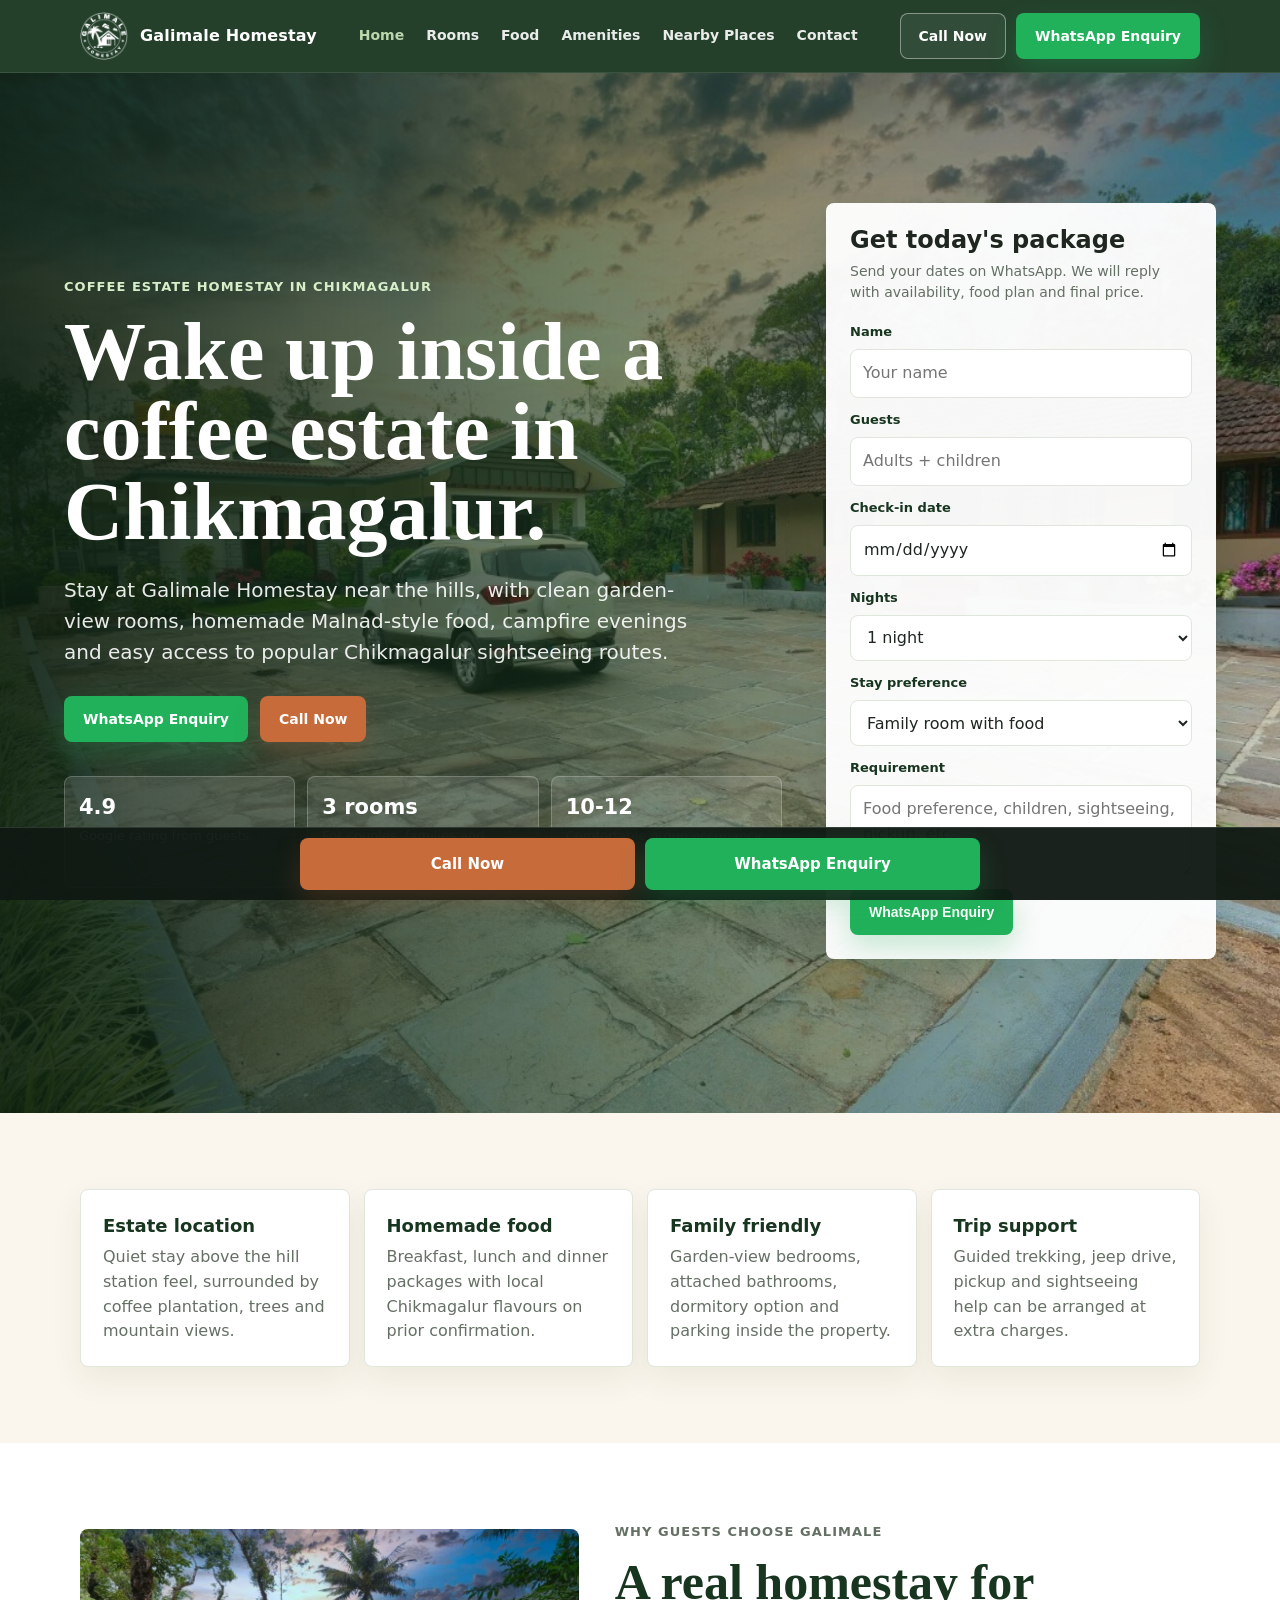
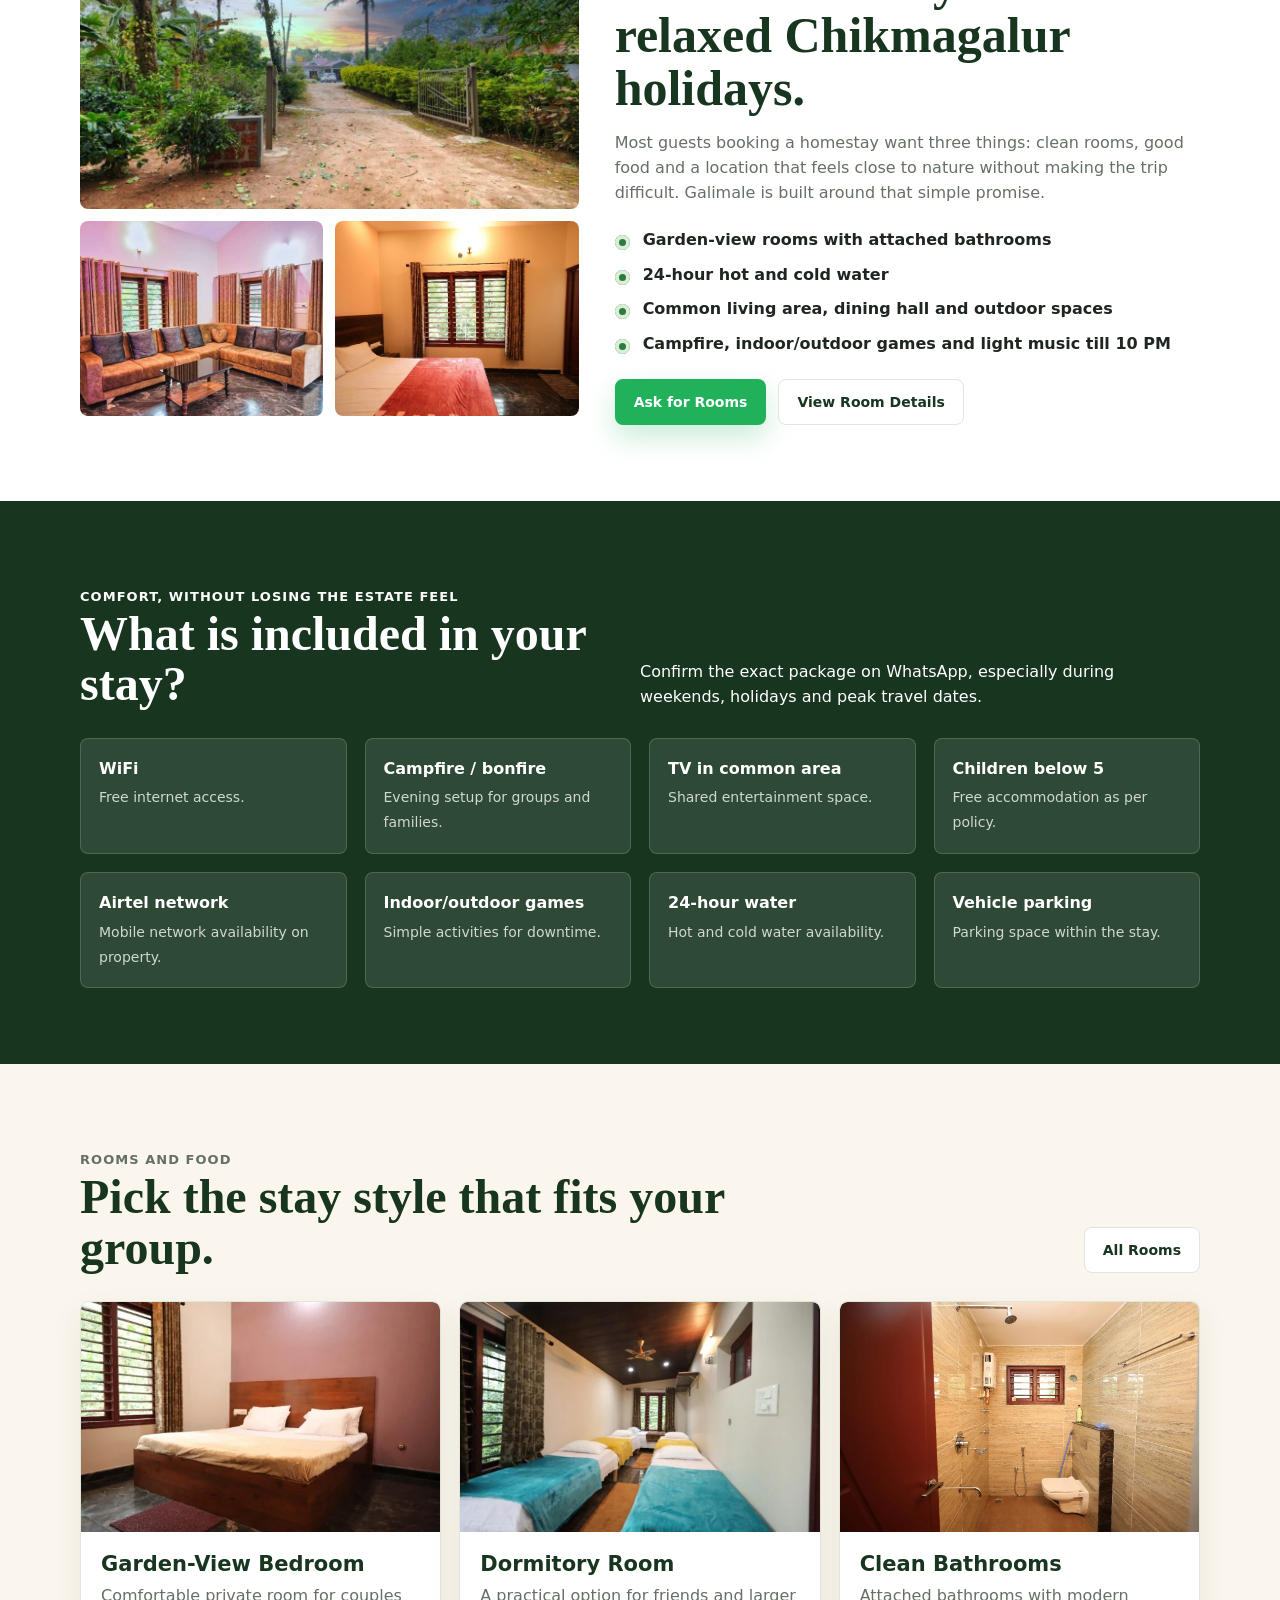
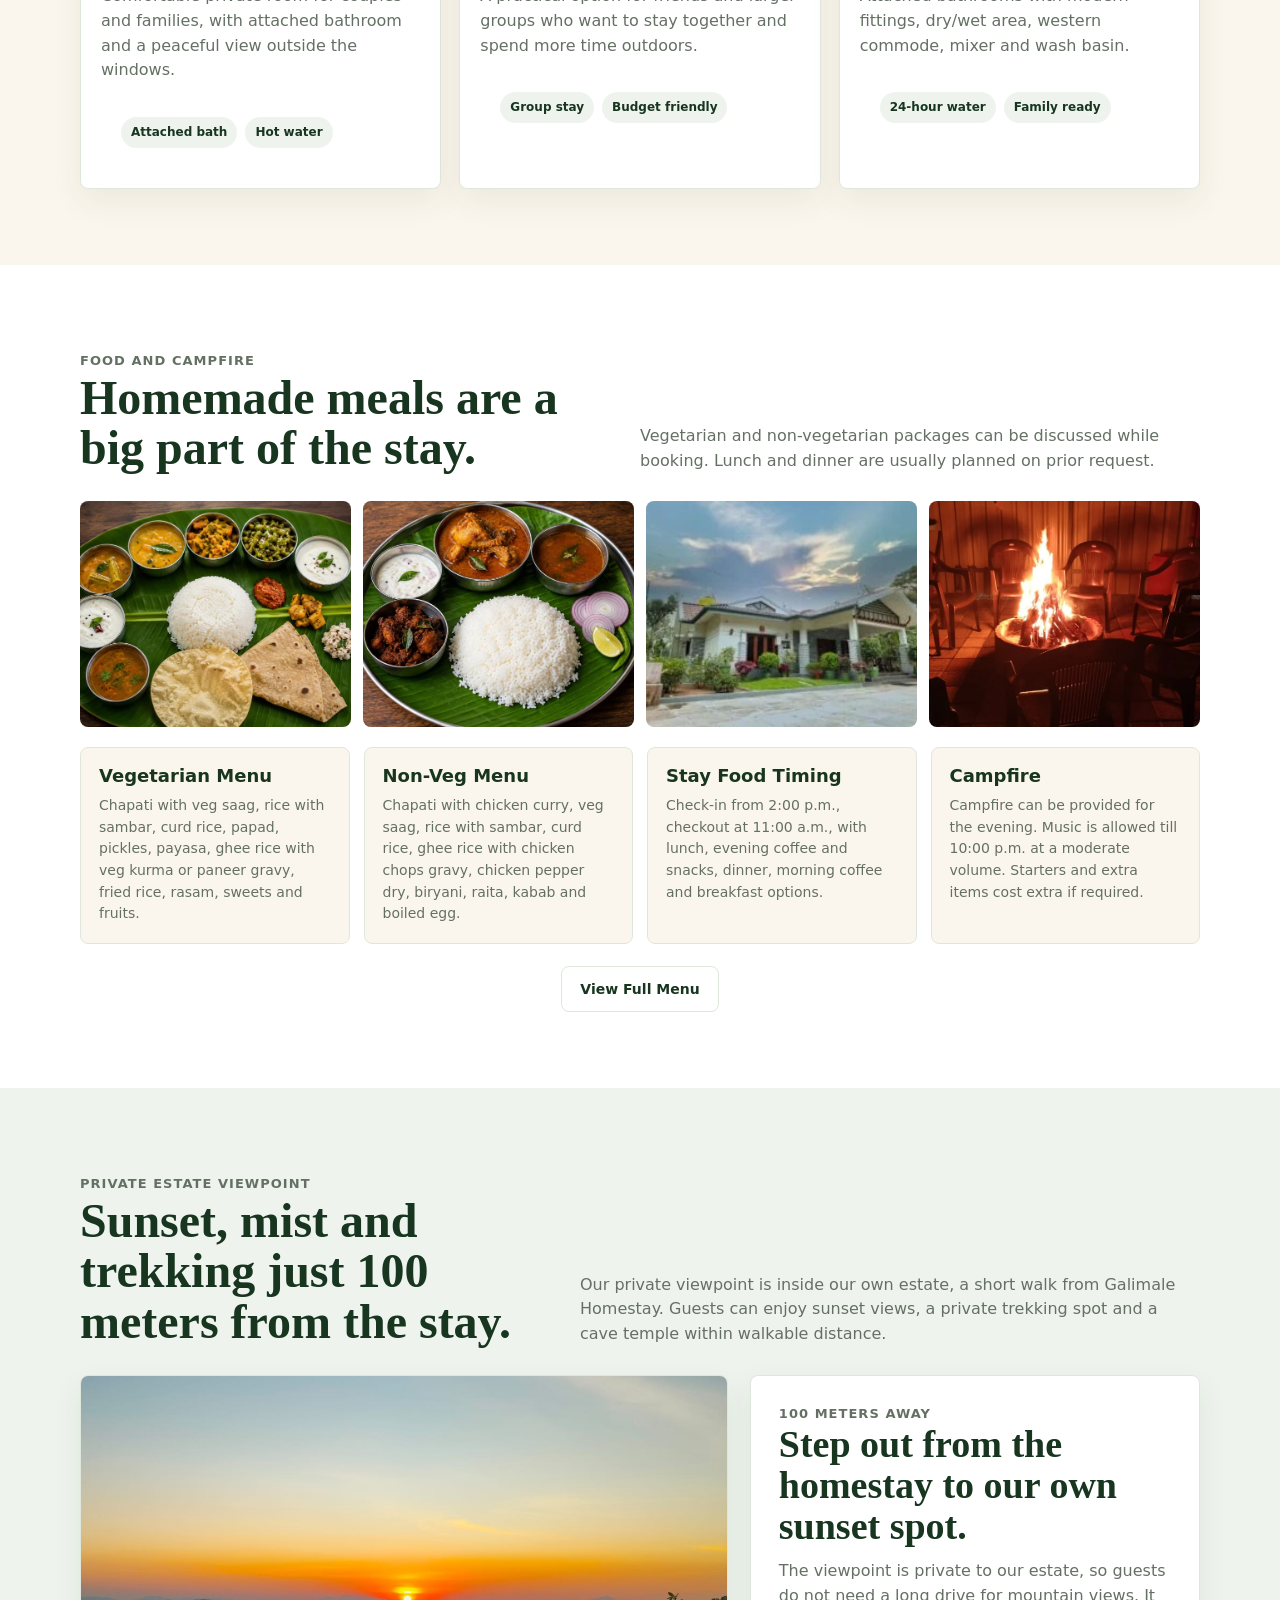
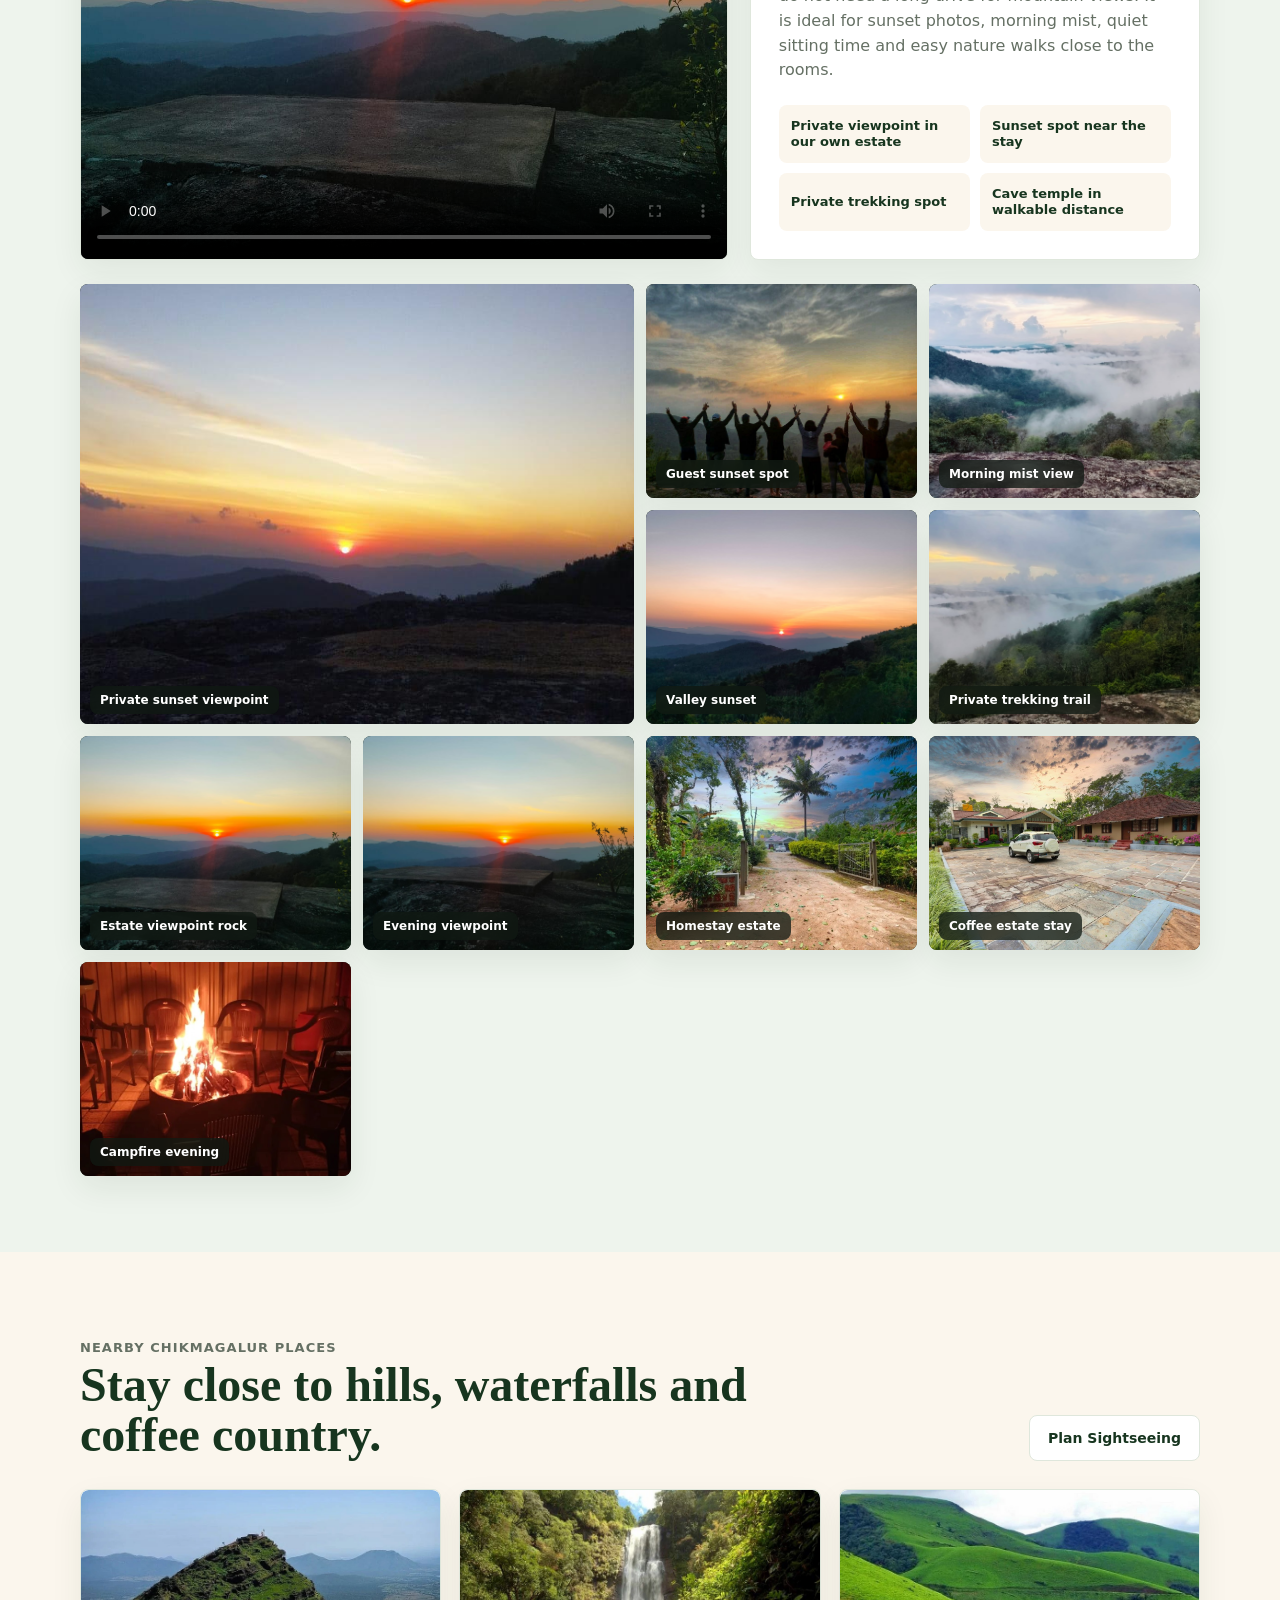
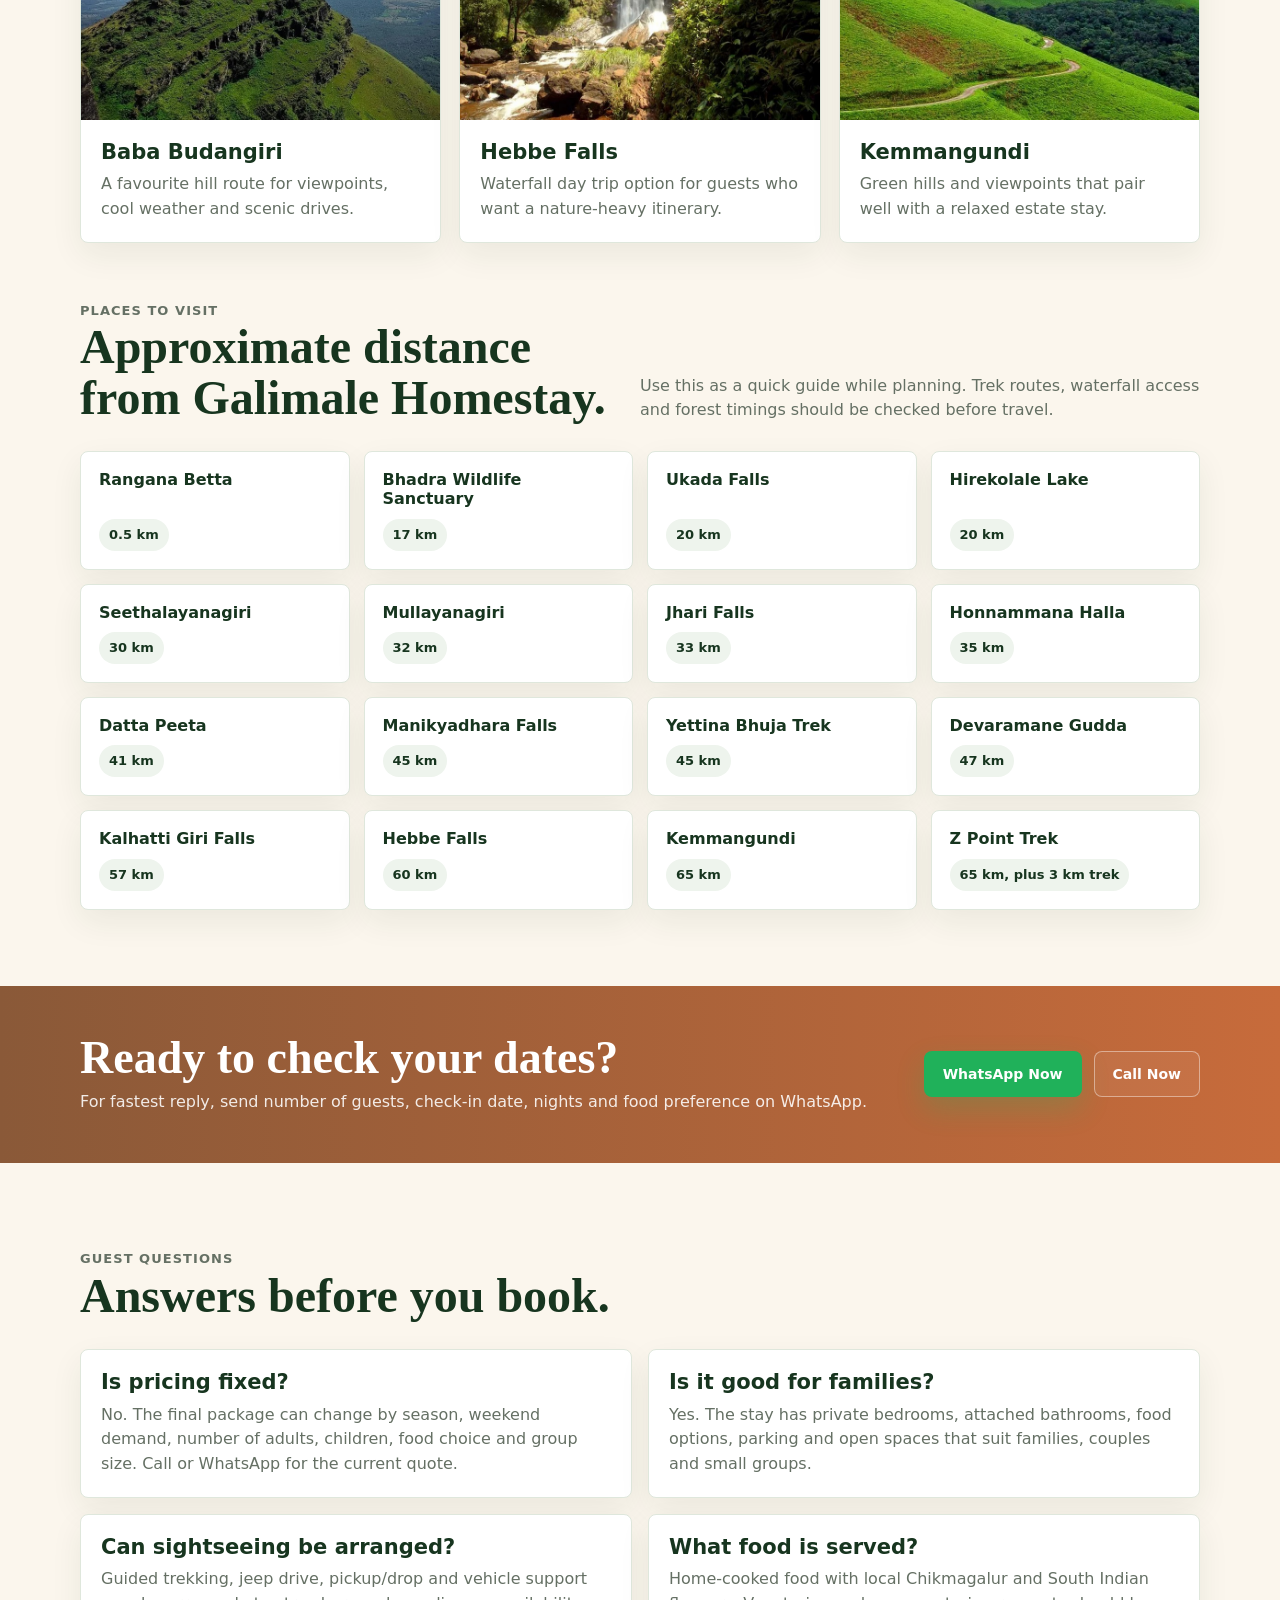
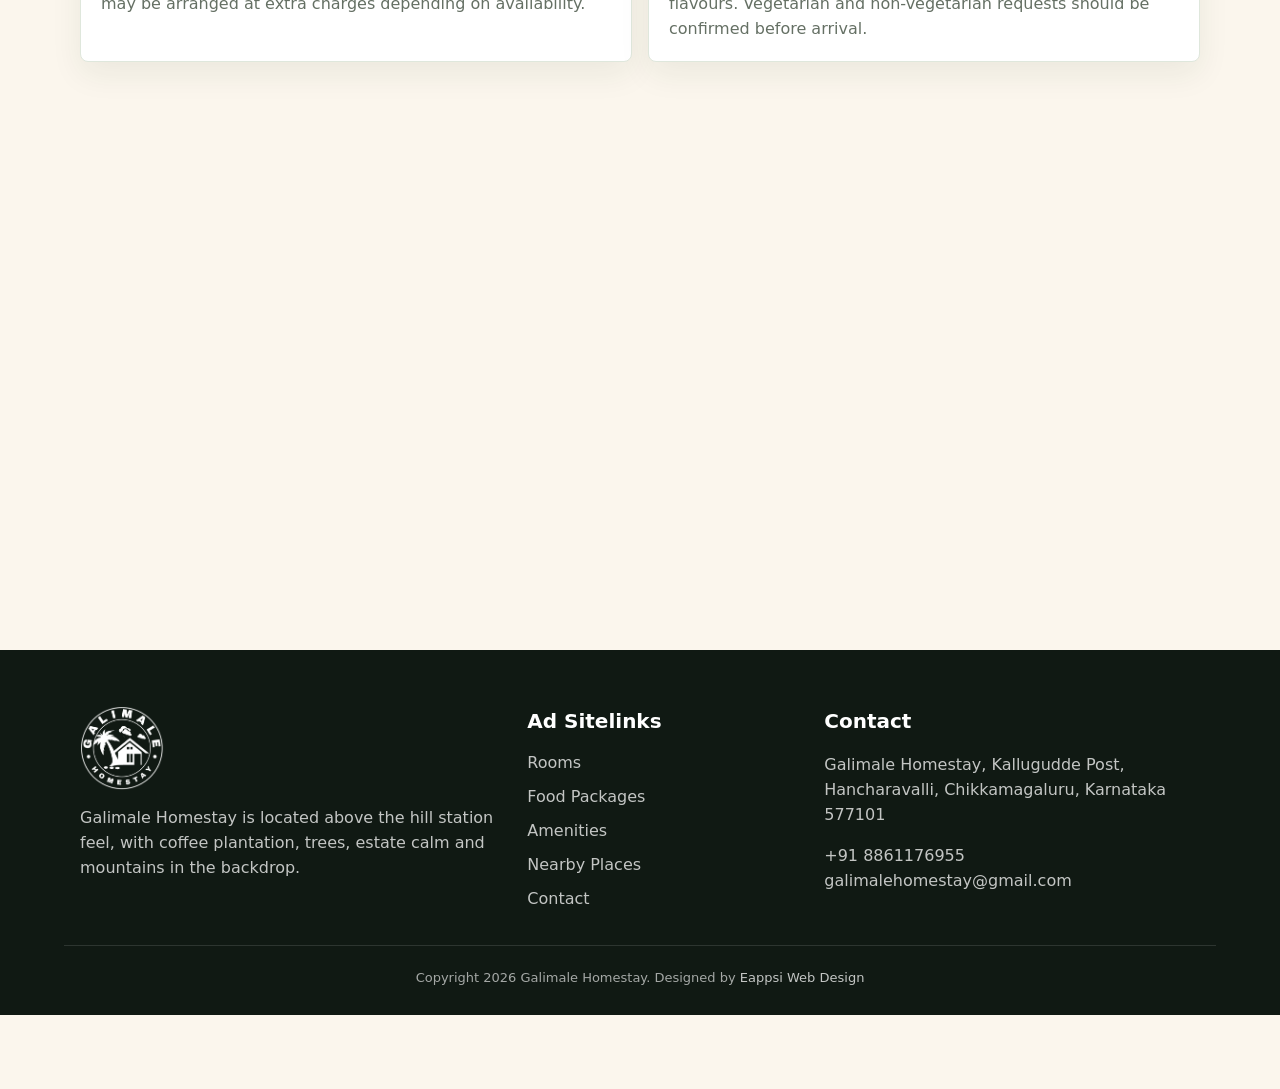
<file: index.html>
<!doctype html>
<html lang="en">
<head>
  <meta charset="utf-8">
  <meta name="viewport" content="width=device-width, initial-scale=1">
  <title>Galimale Homestay Chikmagalur | Coffee Estate Stay With Food, Rooms and Campfire</title>
  <meta name="description" content="Book Galimale Homestay in Chikmagalur for garden-view rooms, dormitory stay, homemade food, campfire, parking and nearby sightseeing support. Call or WhatsApp for current packages.">
  <link rel="canonical" href="https://galimalehomestay.in/">
  <link rel="stylesheet" href="css/styles.css?v=6">
  <script type="application/ld+json">
  {
    "@context": "https://schema.org",
    "@type": "LodgingBusiness",
    "name": "Galimale Homestay",
    "telephone": "+918861176955",
    "email": "galimalehomestay@gmail.com",
    "address": {
      "@type": "PostalAddress",
      "streetAddress": "Kallugudde Post, Hancharavalli",
      "addressLocality": "Chikkamagaluru",
      "addressRegion": "Karnataka",
      "postalCode": "577101",
      "addressCountry": "IN"
    },
    "priceRange": "Call for seasonal packages",
    "amenityFeature": [
      {"@type": "LocationFeatureSpecification", "name": "Homemade food"},
      {"@type": "LocationFeatureSpecification", "name": "Campfire"},
      {"@type": "LocationFeatureSpecification", "name": "Parking"},
      {"@type": "LocationFeatureSpecification", "name": "Attached bathrooms"}
    ]
  }
  </script>

  <script async src="https://www.googletagmanager.com/gtm.js?id=G-B90FL1ZTPZ"></script>
<script>
  window.dataLayer = window.dataLayer || [];
  function gtag(){dataLayer.push(arguments);}
  gtag('js', new Date());
</script>
</head>
<body>
  <header class="topbar">
    <div class="container nav">
      <a class="brand" href="index.html"><img src="imgi_1_galimale-homestay-white-e1640950955658-104x104.png" alt="Galimale Homestay logo"><span>Galimale Homestay</span></a>
      <button class="nav-toggle" type="button" aria-label="Open navigation menu" aria-expanded="false"><span class="sr-only">Menu</span></button>
      <nav class="navlinks" aria-label="Primary navigation">
        <a class="active" href="index.html">Home</a>
        <a href="rooms.html">Rooms</a>
        <a href="food.html">Food</a>
        <a href="amenities.html">Amenities</a>
        <a href="places.html">Nearby Places</a>
        <a href="contact.html">Contact</a>
      </nav>
      <div class="nav-actions"><a class="btn btn-outline desktop-only" href="tel:+918861176955">Call Now</a><a class="btn btn-primary" data-default-whatsapp href="#" target="_blank">WhatsApp Enquiry</a></div>
    </div>
  </header>

  <main>
    <section class="hero">
      <div class="container hero-inner">
        <div>
          <p class="eyebrow">Coffee estate homestay in Chikmagalur</p>
          <h1>Wake up inside a coffee estate in Chikmagalur.</h1>
          <p class="hero-copy">Stay at Galimale Homestay near the hills, with clean garden-view rooms, homemade Malnad-style food, campfire evenings and easy access to popular Chikmagalur sightseeing routes.</p>
          <div class="hero-ctas">
            <a class="btn btn-primary" data-default-whatsapp href="#" target="_blank">WhatsApp Enquiry</a>
            <a class="btn btn-call" href="tel:+918861176955">Call Now</a>
          </div>
          <div class="trust-row" aria-label="Quick stay highlights">
            <div class="trust-pill"><strong>4.9</strong><span>Google rating from guests</span></div>
            <div class="trust-pill"><strong>3 rooms</strong><span>For couples, families and groups</span></div>
            <div class="trust-pill"><strong>10-12</strong><span>Comfortable group occupancy</span></div>
          </div>
        </div>
        <form class="lead-form" data-whatsapp-form>
          <h2>Get today&apos;s package</h2>
          <p>Send your dates on WhatsApp. We will reply with availability, food plan and final price.</p>
          <div class="field"><label for="name">Name</label><input id="name" name="name" required placeholder="Your name"></div>
          <div class="field"><label for="guests">Guests</label><input id="guests" name="guests" inputmode="numeric" placeholder="Adults + children"></div>
          <div class="field"><label for="checkin">Check-in date</label><input id="checkin" name="checkin" type="date"></div>
          <div class="field"><label for="nights">Nights</label><select id="nights" name="nights"><option>1 night</option><option>2 nights</option><option>3 nights</option><option>Flexible</option></select></div>
          <div class="field"><label for="room">Stay preference</label><select id="room" name="room"><option>Family room with food</option><option>Couple room</option><option>Dormitory / group stay</option><option>Best available package</option></select></div>
          <div class="field"><label for="message">Requirement</label><textarea id="message" name="message" placeholder="Food preference, children, sightseeing, pickup, etc."></textarea></div>
          <button class="btn btn-primary" type="submit">WhatsApp Enquiry</button>
          
        </form>
      </div>
    </section>

    <section>
      <div class="container">
        <div class="quick-grid">
          <div class="info-card"><b>Estate location</b><span>Quiet stay above the hill station feel, surrounded by coffee plantation, trees and mountain views.</span></div>
          <div class="info-card"><b>Homemade food</b><span>Breakfast, lunch and dinner packages with local Chikmagalur flavours on prior confirmation.</span></div>
          <div class="info-card"><b>Family friendly</b><span>Garden-view bedrooms, attached bathrooms, dormitory option and parking inside the property.</span></div>
          <div class="info-card"><b>Trip support</b><span>Guided trekking, jeep drive, pickup and sightseeing help can be arranged at extra charges.</span></div>
        </div>
      </div>
    </section>

    <section class="food-panel">
      <div class="container split">
        <div class="split-media">
          <img src="imgi_3_WhatsApp-Image-2021-12-09-at-1.47.49-PM-3-1024x682.jpg" alt="Driveway and garden at Galimale Homestay">
          <img src="imgi_15_WhatsApp-Image-2021-12-09-at-11.00.30-AM-768x512.jpg" alt="Living room at Galimale Homestay">
          <img src="imgi_20_WhatsApp-Image-2021-12-07-at-2.11.25-PM.jpg" alt="Bedroom with garden view at Galimale Homestay">
        </div>
        <div class="copy">
          <p class="eyebrow">Why guests choose Galimale</p>
          <h2>A real homestay for relaxed Chikmagalur holidays.</h2>
          <p>Most guests booking a homestay want three things: clean rooms, good food and a location that feels close to nature without making the trip difficult. Galimale is built around that simple promise.</p>
          <ul class="check-list">
            <li>Garden-view rooms with attached bathrooms</li>
            <li>24-hour hot and cold water</li>
            <li>Common living area, dining hall and outdoor spaces</li>
            <li>Campfire, indoor/outdoor games and light music till 10 PM</li>
          </ul>
          <div class="hero-ctas">
            <a class="btn btn-primary" data-default-whatsapp href="#">Ask for Rooms</a>
            <a class="btn btn-soft" href="rooms.html">View Room Details</a>
          </div>
        </div>
      </div>
    </section>

    <section class="band">
      <div class="container">
        <div class="section-head">
          <div>
            <p class="eyebrow">Comfort, without losing the estate feel</p>
            <h2>What is included in your stay?</h2>
          </div>
          <p>Confirm the exact package on WhatsApp, especially during weekends, holidays and peak travel dates.</p>
        </div>
        <div class="amenity-grid">
          <div class="amenity"><b>WiFi</b><span>Free internet access.</span></div>
          <div class="amenity"><b>Campfire / bonfire</b><span>Evening setup for groups and families.</span></div>
          <div class="amenity"><b>TV in common area</b><span>Shared entertainment space.</span></div>
          <div class="amenity"><b>Children below 5</b><span>Free accommodation as per policy.</span></div>
          <div class="amenity"><b>Airtel network</b><span>Mobile network availability on property.</span></div>
          <div class="amenity"><b>Indoor/outdoor games</b><span>Simple activities for downtime.</span></div>
          <div class="amenity"><b>24-hour water</b><span>Hot and cold water availability.</span></div>
          <div class="amenity"><b>Vehicle parking</b><span>Parking space within the stay.</span></div>
        </div>
      </div>
    </section>

    <section>
      <div class="container">
        <div class="section-head">
          <div>
            <p class="eyebrow">Rooms and food</p>
            <h2>Pick the stay style that fits your group.</h2>
          </div>
          <a class="btn btn-soft" href="rooms.html">All Rooms</a>
        </div>
        <div class="rooms-grid">
          <article class="room-card">
            <img src="imgi_18_WhatsApp-Image-2021-12-07-at-2.11.25-PM-7-e1721096118318.jpg" alt="Garden view bedroom with attached bathroom">
            <div><h3>Garden-View Bedroom</h3><p>Comfortable private room for couples and families, with attached bathroom and a peaceful view outside the windows.</p><div class="mini-meta"><span>Attached bath</span><span>Hot water</span></div></div>
          </article>
          <article class="room-card">
            <img src="imgi_19_WhatsApp-Image-2021-12-07-at-2.11.25-PM-6-e1721096127511.jpg" alt="Dormitory room at Galimale Homestay">
            <div><h3>Dormitory Room</h3><p>A practical option for friends and larger groups who want to stay together and spend more time outdoors.</p><div class="mini-meta"><span>Group stay</span><span>Budget friendly</span></div></div>
          </article>
          <article class="room-card">
            <img src="imgi_22_WhatsApp-Image-2021-12-07-at-2.11.25-PM-1.jpg" alt="Clean bathroom at Galimale Homestay">
            <div><h3>Clean Bathrooms</h3><p>Attached bathrooms with modern fittings, dry/wet area, western commode, mixer and wash basin.</p><div class="mini-meta"><span>24-hour water</span><span>Family ready</span></div></div>
          </article>
        </div>
      </div>
    </section>

    <section class="food-panel">
      <div class="container">
        <div class="section-head">
          <div>
            <p class="eyebrow">Food and campfire</p>
            <h2>Homemade meals are a big part of the stay.</h2>
          </div>
          <p>Vegetarian and non-vegetarian packages can be discussed while booking. Lunch and dinner are usually planned on prior request.</p>
        </div>
        <div class="food-strip">
          <img src="veg.jpg" alt="Homemade food served at Galimale Homestay">
          <img src="non-veg.jpg" alt="Campfire at Galimale Homestay">
          <img src="stay.jpg" alt="Living area at Galimale Homestay">
          <img src="firecamp.jpg" alt="Courtyard and parking at Galimale Homestay">
        </div>
        <div class="home-detail-grid">
          <div class="home-detail-card"><h3>Vegetarian Menu</h3><p>Chapati with veg saag, rice with sambar, curd rice, papad, pickles, payasa, ghee rice with veg kurma or paneer gravy, fried rice, rasam, sweets and fruits.</p></div>
          <div class="home-detail-card"><h3>Non-Veg Menu</h3><p>Chapati with chicken curry, veg saag, rice with sambar, curd rice, ghee rice with chicken chops gravy, chicken pepper dry, biryani, raita, kabab and boiled egg.</p></div>
          <div class="home-detail-card"><h3>Stay Food Timing</h3><p>Check-in from 2:00 p.m., checkout at 11:00 a.m., with lunch, evening coffee and snacks, dinner, morning coffee and breakfast options.</p></div>
          <div class="home-detail-card"><h3>Campfire</h3><p>Campfire can be provided for the evening. Music is allowed till 10:00 p.m. at a moderate volume. Starters and extra items cost extra if required.</p></div>
        </div>
        <div class="section-link"><a class="btn btn-soft" href="food.html">View Full Menu</a></div>
      </div>
    </section>

    <section class="estate-viewpoint">
      <div class="container">
        <div class="section-head">
          <div>
            <p class="eyebrow">Private estate viewpoint</p>
            <h2>Sunset, mist and trekking just 100 meters from the stay.</h2>
          </div>
          <p>Our private viewpoint is inside our own estate, a short walk from Galimale Homestay. Guests can enjoy sunset views, a private trekking spot and a cave temple within walkable distance.</p>
        </div>
        <div class="viewpoint-feature">
          <div class="viewpoint-video">
            <video controls preload="metadata" poster="viewpoint-sunset-platform.jpeg">
              <source src="viewpoint-video.mp4" type="video/mp4">
              Your browser does not support the video tag.
            </video>
          </div>
          <div class="viewpoint-copy">
            <p class="eyebrow">100 meters away</p>
            <h3>Step out from the homestay to our own sunset spot.</h3>
            <p>The viewpoint is private to our estate, so guests do not need a long drive for mountain views. It is ideal for sunset photos, morning mist, quiet sitting time and easy nature walks close to the rooms.</p>
            <div class="viewpoint-points">
              <span>Private viewpoint in our own estate</span>
              <span>Sunset spot near the stay</span>
              <span>Private trekking spot</span>
              <span>Cave temple in walkable distance</span>
            </div>
          </div>
        </div>
        <div class="estate-gallery" aria-label="Galimale Homestay private viewpoint and stay gallery">
          <figure class="wide"><img src="viewpoint-sunset-wide.jpeg" alt="Sunset over hills from Galimale Homestay private viewpoint"><figcaption>Private sunset viewpoint</figcaption></figure>
          <figure><img src="viewpoint-group-sunset.jpeg" alt="Guests enjoying sunset at the private estate viewpoint"><figcaption>Guest sunset spot</figcaption></figure>
          <figure><img src="viewpoint-mist-rock.jpeg" alt="Mist over hills from the private viewpoint near Galimale Homestay"><figcaption>Morning mist view</figcaption></figure>
          <figure><img src="viewpoint-sunset-valley.jpeg" alt="Valley sunset view from Galimale estate viewpoint"><figcaption>Valley sunset</figcaption></figure>
          <figure><img src="viewpoint-mist-forest.jpeg" alt="Forest and clouds near the private trekking spot"><figcaption>Private trekking trail</figcaption></figure>
          <figure><img src="viewpoint-sunset-platform.jpeg" alt="Rock platform at Galimale private sunset viewpoint"><figcaption>Estate viewpoint rock</figcaption></figure>
          <figure><img src="viewpoint-sunset-rock.jpeg" alt="Sunset from the private rock viewpoint near the stay"><figcaption>Evening viewpoint</figcaption></figure>
          <figure><img src="imgi_3_WhatsApp-Image-2021-12-09-at-1.47.49-PM-3-1024x682.jpg" alt="Galimale Homestay estate driveway and garden"><figcaption>Homestay estate</figcaption></figure>
          <figure><img src="imgi_27_WhatsApp-Image-2021-12-09-at-1.47.49-PM-2.jpg" alt="Galimale Homestay coffee estate surroundings"><figcaption>Coffee estate stay</figcaption></figure>
          <figure><img src="imgi_32_WhatsApp-Image-2023-11-04-at-1.57.48-PM.jpg" alt="Campfire evening at Galimale Homestay"><figcaption>Campfire evening</figcaption></figure>
        </div>
      </div>
    </section>

    <section>
      <div class="container">
        <div class="section-head">
          <div>
            <p class="eyebrow">Nearby Chikmagalur places</p>
            <h2>Stay close to hills, waterfalls and coffee country.</h2>
          </div>
          <a class="btn btn-soft" href="places.html">Plan Sightseeing</a>
        </div>
        <div class="places-grid">
          <article class="place-card"><img src="imgi_25_Baba-budangiri-peak.jpg" alt="Baba Budangiri near Chikmagalur"><div><h3>Baba Budangiri</h3><p>A favourite hill route for viewpoints, cool weather and scenic drives.</p></div></article>
          <article class="place-card"><img src="imgi_24_hebbe-falls-chikmagalur-india-tourism-photo-gallery.jpg" alt="Hebbe Falls near Chikmagalur"><div><h3>Hebbe Falls</h3><p>Waterfall day trip option for guests who want a nature-heavy itinerary.</p></div></article>
          <article class="place-card"><img src="imgi_26_1588762055_kemmangundi-chikmagalur-entry-fee-timings-holidays-reviews-header.jpg.jpg" alt="Kemmangundi hills near Chikmagalur"><div><h3>Kemmangundi</h3><p>Green hills and viewpoints that pair well with a relaxed estate stay.</p></div></article>
        </div>
        <div class="section-head home-distance-head">
          <div>
            <p class="eyebrow">Places to visit</p>
            <h2>Approximate distance from Galimale Homestay.</h2>
          </div>
          <p>Use this as a quick guide while planning. Trek routes, waterfall access and forest timings should be checked before travel.</p>
        </div>
        <div class="distance-grid home-distance-grid">
          <div class="distance-card"><b>Rangana Betta</b><span>0.5 km</span></div>
          <div class="distance-card"><b>Bhadra Wildlife Sanctuary</b><span>17 km</span></div>
          <div class="distance-card"><b>Ukada Falls</b><span>20 km</span></div>
          <div class="distance-card"><b>Hirekolale Lake</b><span>20 km</span></div>
          <div class="distance-card"><b>Seethalayanagiri</b><span>30 km</span></div>
          <div class="distance-card"><b>Mullayanagiri</b><span>32 km</span></div>
          <div class="distance-card"><b>Jhari Falls</b><span>33 km</span></div>
          <div class="distance-card"><b>Honnammana Halla</b><span>35 km</span></div>
          <div class="distance-card"><b>Datta Peeta</b><span>41 km</span></div>
          <div class="distance-card"><b>Manikyadhara Falls</b><span>45 km</span></div>
          <div class="distance-card"><b>Yettina Bhuja Trek</b><span>45 km</span></div>
          <div class="distance-card"><b>Devaramane Gudda</b><span>47 km</span></div>
          <div class="distance-card"><b>Kalhatti Giri Falls</b><span>57 km</span></div>
          <div class="distance-card"><b>Hebbe Falls</b><span>60 km</span></div>
          <div class="distance-card"><b>Kemmangundi</b><span>65 km</span></div>
          <div class="distance-card"><b>Z Point Trek</b><span>65 km, plus 3 km trek</span></div>
        </div>
      </div>
    </section>

    <section class="cta-band">
      <div class="container">
        <div>
          <h2>Ready to check your dates?</h2>
          <p>For fastest reply, send number of guests, check-in date, nights and food preference on WhatsApp.</p>
        </div>
        <div class="hero-ctas">
          <a class="btn btn-primary" data-default-whatsapp href="#">WhatsApp Now</a>
          <a class="btn btn-outline" href="tel:+918861176955">Call Now</a>
        </div>
      </div>
    </section>

    <section>
      <div class="container">
        <div class="section-head">
          <div>
            <p class="eyebrow">Guest questions</p>
            <h2>Answers before you book.</h2>
          </div>
        </div>
        <div class="faq-grid">
          <div class="faq-item"><h3>Is pricing fixed?</h3><p>No. The final package can change by season, weekend demand, number of adults, children, food choice and group size. Call or WhatsApp for the current quote.</p></div>
          <div class="faq-item"><h3>Is it good for families?</h3><p>Yes. The stay has private bedrooms, attached bathrooms, food options, parking and open spaces that suit families, couples and small groups.</p></div>
          <div class="faq-item"><h3>Can sightseeing be arranged?</h3><p>Guided trekking, jeep drive, pickup/drop and vehicle support may be arranged at extra charges depending on availability.</p></div>
          <div class="faq-item"><h3>What food is served?</h3><p>Home-cooked food with local Chikmagalur and South Indian flavours. Vegetarian and non-vegetarian requests should be confirmed before arrival.</p></div>
        </div>
      </div>
    </section>

    <section class="map-wrap" id="map" aria-label="Galimale Homestay map">
      <iframe title="Galimale Homestay Google Map" loading="lazy" allowfullscreen src="https://www.google.com/maps?q=Galimale%20Homestay%20Chikkamagaluru&output=embed"></iframe>
    </section>
  </main>

  <footer class="footer">
    <div class="container footer-grid">
      <div><img src="imgi_6_galimale-homestay-white-e1640950955658.png" alt="Galimale Homestay logo"><p>Galimale Homestay is located above the hill station feel, with coffee plantation, trees, estate calm and mountains in the backdrop.</p></div>
      <div><h3>Ad Sitelinks</h3><ul><li><a href="rooms.html">Rooms</a></li><li><a href="food.html">Food Packages</a></li><li><a href="amenities.html">Amenities</a></li><li><a href="places.html">Nearby Places</a></li><li><a href="contact.html">Contact</a></li></ul></div>
      <div><h3>Contact</h3><p>Galimale Homestay, Kallugudde Post, Hancharavalli, Chikkamagaluru, Karnataka 577101</p><p><a href="tel:+918861176955">+91 8861176955</a><br><a href="mailto:galimalehomestay@gmail.com">galimalehomestay@gmail.com</a></p></div>
    </div>
    <div class="container copyright">Copyright 2026 Galimale Homestay. Designed by <a href="https://eappsi.com" target="_blank">Eappsi Web Design</a></div>
  </footer>

  <div class="sticky-contact" aria-label="Sticky contact actions"><div class="sticky-inner"><a class="btn btn-call" href="tel:+918861176955">Call Now</a><a class="btn btn-primary" data-default-whatsapp href="#">WhatsApp Enquiry</a></div></div>
  <script src="js/main.js?v=6"></script>
</body>
</html>
</file>
<file: css/styles.css>
:root {
  --forest: #17351f;
  --leaf: #2f7a43;
  --moss: #6d8f4e;
  --earth: #8a5938;
  --clay: #c76b3b;
  --cream: #fbf6ed;
  --mist: #eef4ed;
  --ink: #1e261f;
  --muted: #657064;
  --line: #dfe7dc;
  --white: #fff;
  --shadow: 0 18px 45px rgba(23, 53, 31, .14);
}

* {
  box-sizing: border-box;
}

html {
  scroll-behavior: smooth;
}

body {
  margin: 0;
  font-family: Inter, ui-sans-serif, system-ui, -apple-system, BlinkMacSystemFont, "Segoe UI", sans-serif;
  color: var(--ink);
  background: var(--cream);
  line-height: 1.55;
  padding-bottom: 74px;
  overflow-x: hidden;
}

img {
  max-width: 100%;
  display: block;
}

a {
  color: inherit;
  text-decoration: none;
}

.container {
  width: 100%;
  max-width: 1152px;
  margin: 0 auto;
  padding: 0 16px;
}

.topbar {
  position: sticky;
  top: 0;
  z-index: 30;
  background: rgba(23, 53, 31, .94);
  color: var(--white);
  backdrop-filter: blur(12px);
  border-bottom: 1px solid rgba(255, 255, 255, .1);
}

.nav {
  position: relative;
  min-height: 72px;
  display: flex;
  align-items: center;
  justify-content: space-between;
  gap: 18px;
}

.brand {
  display: inline-flex;
  align-items: center;
  gap: 12px;
  font-weight: 800;
  letter-spacing: .01em;
}

.brand img {
  width: 48px;
  height: 48px;
}

.navlinks {
  display: flex;
  align-items: center;
  gap: 22px;
  font-size: 14px;
  font-weight: 700;
}

.navlinks a {
  opacity: .9;
}

.navlinks a:hover,
.navlinks a.active {
  color: #cce6bc;
}

.nav-actions {
  display: flex;
  gap: 10px;
}

.nav-toggle {
  display: none;
  width: 44px;
  height: 44px;
  flex: 0 0 44px;
  align-items: center;
  justify-content: center;
  flex-direction: column;
  gap: 5px;
  padding: 0;
  border: 1px solid rgba(255, 255, 255, .36);
  border-radius: 8px;
  background: rgba(255, 255, 255, .08);
  color: var(--white);
  cursor: pointer;
}

.nav-toggle::before,
.nav-toggle::after {
  content: "";
  display: block;
  width: 20px;
  height: 2px;
  border-radius: 999px;
  background: currentColor;
  transition: transform .18s ease, opacity .18s ease;
}

.nav-toggle::before {
  box-shadow: 0 7px 0 currentColor;
}

.nav-open .nav-toggle::before {
  box-shadow: none;
  transform: translateY(3.5px) rotate(45deg);
}

.nav-open .nav-toggle::after {
  transform: translateY(-3.5px) rotate(-45deg);
}

.sr-only {
  position: absolute;
  width: 1px;
  height: 1px;
  padding: 0;
  margin: -1px;
  overflow: hidden;
  clip: rect(0, 0, 0, 0);
  white-space: nowrap;
  border: 0;
}

.btn {
  display: inline-flex;
  align-items: center;
  justify-content: center;
  min-height: 46px;
  padding: 12px 18px;
  border-radius: 8px;
  border: 1px solid transparent;
  font-weight: 800;
  font-size: 14px;
  line-height: 1;
  cursor: pointer;
  transition: transform .18s ease, box-shadow .18s ease, background .18s ease;
}

.btn:hover {
  transform: translateY(-1px);
}

.btn-primary {
  background: #20b15a;
  color: var(--white);
  box-shadow: 0 12px 28px rgba(32, 177, 90, .24);
}

.btn-call {
  background: var(--clay);
  color: var(--white);
  box-shadow: 0 12px 28px rgba(199, 107, 59, .22);
}

.btn-outline {
  border-color: rgba(255, 255, 255, .42);
  color: var(--white);
  background: rgba(255, 255, 255, .06);
}

.btn-soft {
  border-color: var(--line);
  background: var(--white);
  color: var(--forest);
}

.hero {
  position: relative;
  min-height: 680px;
  display: grid;
  align-items: center;
  color: var(--white);
  overflow: hidden;
}

.hero::before {
  content: "";
  position: absolute;
  inset: 0;
  background: linear-gradient(90deg, rgba(11, 30, 16, .9), rgba(20, 53, 30, .58) 48%, rgba(20, 53, 30, .18)), url("../imgi_27_WhatsApp-Image-2021-12-09-at-1.47.49-PM-2.jpg") center/cover;
  transform: scale(1.02);
}

.hero-inner {
  position: relative;
  display: grid;
  grid-template-columns: minmax(0, 1.1fr) 390px;
  align-items: center;
  gap: 44px;
  padding: 54px 0 78px;
}

.eyebrow {
  display: inline-flex;
  align-items: center;
  gap: 8px;
  margin: 0 0 14px;
  color: #d7efc8;
  font-weight: 800;
  font-size: 13px;
  text-transform: uppercase;
  letter-spacing: .08em;
}

.hero h1,
.page-hero h1 {
  margin: 0;
  max-width: 780px;
  font-family: Georgia, "Times New Roman", serif;
  font-size: clamp(42px, 7vw, 82px);
  line-height: .98;
  letter-spacing: 0;
}

.hero-copy {
  max-width: 640px;
  margin: 22px 0 28px;
  color: rgba(255, 255, 255, .9);
  font-size: clamp(17px, 2vw, 20px);
}

.hero-ctas {
  display: flex;
  flex-wrap: wrap;
  gap: 12px;
}

.trust-row {
  display: grid;
  grid-template-columns: repeat(3, minmax(0, 1fr));
  gap: 12px;
  max-width: 720px;
  margin-top: 34px;
}

.trust-pill {
  background: rgba(255, 255, 255, .12);
  border: 1px solid rgba(255, 255, 255, .2);
  border-radius: 8px;
  padding: 14px;
}

.trust-pill strong {
  display: block;
  font-size: 21px;
}

.trust-pill span {
  color: rgba(255, 255, 255, .78);
  font-size: 13px;
}

.lead-form {
  background: rgba(255, 255, 255, .96);
  color: var(--ink);
  border-radius: 8px;
  padding: 24px;
  box-shadow: var(--shadow);
}

.lead-form h2 {
  margin: 0 0 6px;
  font-size: 24px;
  line-height: 1.15;
}

.lead-form p {
  margin: 0 0 18px;
  color: var(--muted);
  font-size: 14px;
}

.field {
  display: grid;
  gap: 7px;
  margin-bottom: 12px;
}

label {
  font-size: 13px;
  font-weight: 800;
  color: var(--forest);
}

input,
select,
textarea {
  width: 100%;
  min-height: 46px;
  border: 1px solid var(--line);
  border-radius: 8px;
  padding: 11px 12px;
  font: inherit;
  color: var(--ink);
  background: #fff;
}

textarea {
  min-height: 92px;
  resize: vertical;
}

.form-note {
  margin-top: 12px;
  color: var(--muted);
  font-size: 12px;
}

section {
  padding: 76px 0;
}

.section-head {
  display: flex;
  align-items: end;
  justify-content: space-between;
  gap: 26px;
  margin-bottom: 28px;
}

.section-head h2,
.page-section h2 {
  margin: 0;
  max-width: 720px;
  font-family: Georgia, "Times New Roman", serif;
  color: var(--forest);
  font-size: clamp(31px, 4vw, 48px);
  line-height: 1.05;
}

.section-head p,
.page-section > p {
  max-width: 560px;
  margin: 10px 0 0;
  color: var(--muted);
}

.quick-grid {
  display: grid;
  grid-template-columns: repeat(4, minmax(0, 1fr));
  gap: 14px;
}

.info-card,
.room-card,
.place-card,
.faq-item,
.review,
.package-card {
  background: var(--white);
  border: 1px solid var(--line);
  border-radius: 8px;
  box-shadow: 0 12px 32px rgba(23, 53, 31, .07);
}

.info-card {
  padding: 22px;
}

.info-card b {
  display: block;
  color: var(--forest);
  font-size: 18px;
  margin-bottom: 5px;
}

.info-card span,
.room-card p,
.place-card p,
.faq-item p,
.review p,
.package-card p {
  color: var(--muted);
}

.split {
  display: grid;
  grid-template-columns: minmax(0, .92fr) minmax(0, 1.08fr);
  gap: 36px;
  align-items: center;
}

.split-media {
  display: grid;
  grid-template-columns: 1fr 1fr;
  gap: 12px;
}

.split-media img,
.gallery img,
.room-card img,
.place-card img {
  width: 100%;
  height: 100%;
  object-fit: cover;
  border-radius: 8px;
}

.split-media img:first-child {
  grid-column: span 2;
  aspect-ratio: 16 / 9;
}

.split-media img:not(:first-child) {
  aspect-ratio: 1 / .8;
}

.copy h2 {
  margin: 0 0 16px;
  font-family: Georgia, "Times New Roman", serif;
  color: var(--forest);
  font-size: clamp(32px, 4vw, 50px);
  line-height: 1.06;
}

.copy p {
  color: var(--muted);
}

.check-list {
  display: grid;
  gap: 10px;
  padding: 0;
  margin: 22px 0;
  list-style: none;
}

.check-list li {
  position: relative;
  padding-left: 28px;
  font-weight: 700;
}

.check-list li::before {
  content: "";
  position: absolute;
  left: 0;
  top: 7px;
  width: 15px;
  height: 15px;
  border-radius: 50%;
  background: var(--leaf);
  box-shadow: inset 0 0 0 4px #d9eed5;
}

.band {
  background: var(--forest);
  color: var(--white);
}

.band .section-head h2,
.band .section-head p {
  color: var(--white);
}

.rooms-grid,
.places-grid,
.packages-grid,
.review-grid,
.amenity-grid {
  display: grid;
  grid-template-columns: repeat(3, minmax(0, 1fr));
  gap: 18px;
}

.room-card,
.place-card {
  overflow: hidden;
}

.room-card img,
.place-card img {
  height: 230px;
  border-radius: 8px 8px 0 0;
}

.room-card div,
.place-card div,
.package-card,
.faq-item,
.review {
  padding: 20px;
}

.room-card h3,
.place-card h3,
.package-card h3,
.faq-item h3 {
  margin: 0 0 8px;
  color: var(--forest);
  font-size: 21px;
  line-height: 1.15;
}

.room-card p,
.place-card p,
.package-card p,
.faq-item p,
.review p {
  margin: 0;
}

.mini-meta {
  display: flex;
  flex-wrap: wrap;
  gap: 8px;
  margin: 14px 0 0;
}

.mini-meta span {
  padding: 6px 10px;
  border-radius: 999px;
  background: var(--mist);
  color: var(--forest);
  font-size: 12px;
  font-weight: 800;
}

.gallery {
  display: grid;
  grid-template-columns: 1.2fr .8fr .8fr;
  grid-auto-rows: 220px;
  gap: 12px;
}

.gallery img:first-child {
  grid-row: span 2;
}

.cta-band {
  padding: 48px 0;
  background: linear-gradient(90deg, var(--earth), var(--clay));
  color: var(--white);
}

.cta-band .container {
  display: flex;
  align-items: center;
  justify-content: space-between;
  gap: 22px;
}

.cta-band h2 {
  margin: 0;
  font-family: Georgia, "Times New Roman", serif;
  font-size: clamp(29px, 4vw, 46px);
  line-height: 1.06;
}

.cta-band p {
  margin: 8px 0 0;
  color: rgba(255, 255, 255, .88);
}

.food-panel {
  background: var(--white);
}

.food-strip {
  display: grid;
  grid-template-columns: repeat(4, minmax(0, 1fr));
  gap: 12px;
  margin-top: 24px;
}

.food-strip img {
  width: 100%;
  aspect-ratio: 1.2 / 1;
  object-fit: cover;
  border-radius: 8px;
}

.home-detail-grid {
  display: grid;
  grid-template-columns: repeat(4, minmax(0, 1fr));
  gap: 14px;
  margin-top: 20px;
}

.home-detail-card {
  padding: 18px;
  border: 1px solid var(--line);
  border-radius: 8px;
  background: var(--cream);
}

.home-detail-card h3 {
  margin: 0 0 8px;
  color: var(--forest);
  font-size: 18px;
  line-height: 1.15;
}

.home-detail-card p {
  margin: 0;
  color: var(--muted);
  font-size: 14px;
}

.home-distance-head {
  margin-top: 48px;
}

.home-distance-grid {
  margin-top: 0;
}

.section-link {
  display: flex;
  justify-content: center;
  margin-top: 22px;
}

.estate-viewpoint {
  background: var(--mist);
}

.estate-viewpoint .section-head p {
  max-width: 620px;
}

.viewpoint-feature {
  display: grid;
  grid-template-columns: minmax(0, 1.18fr) minmax(320px, .82fr);
  gap: 22px;
  align-items: stretch;
  margin-bottom: 24px;
}

.viewpoint-video,
.viewpoint-copy {
  overflow: hidden;
  border: 1px solid var(--line);
  border-radius: 8px;
  background: var(--white);
  box-shadow: 0 12px 32px rgba(23, 53, 31, .07);
}

.viewpoint-video video {
  width: 100%;
  height: 100%;
  min-height: 390px;
  display: block;
  object-fit: cover;
  background: #102015;
}

.viewpoint-copy {
  display: flex;
  flex-direction: column;
  justify-content: center;
  padding: 28px;
}

.viewpoint-copy h3 {
  margin: 0 0 12px;
  font-family: Georgia, "Times New Roman", serif;
  color: var(--forest);
  font-size: clamp(27px, 3vw, 38px);
  line-height: 1.08;
}

.viewpoint-copy p {
  margin: 0;
  color: var(--muted);
}

.viewpoint-points {
  display: grid;
  grid-template-columns: 1fr 1fr;
  gap: 10px;
  margin-top: 22px;
}

.viewpoint-points span {
  min-height: 58px;
  display: flex;
  align-items: center;
  padding: 11px 12px;
  border-radius: 8px;
  background: var(--cream);
  color: var(--forest);
  font-size: 13px;
  font-weight: 850;
  line-height: 1.25;
}

.estate-gallery {
  display: grid;
  grid-template-columns: repeat(4, minmax(0, 1fr));
  grid-auto-rows: 214px;
  gap: 12px;
}

.estate-gallery figure {
  position: relative;
  min-width: 0;
  margin: 0;
  overflow: hidden;
  border-radius: 8px;
  background: #102015;
  box-shadow: 0 12px 32px rgba(23, 53, 31, .08);
}

.estate-gallery figure.wide {
  grid-column: span 2;
  grid-row: span 2;
}

.estate-gallery img {
  width: 100%;
  height: 100%;
  object-fit: cover;
}

.estate-gallery figcaption {
  position: absolute;
  left: 10px;
  right: 10px;
  bottom: 10px;
  width: fit-content;
  max-width: calc(100% - 20px);
  padding: 7px 10px;
  border-radius: 8px;
  background: rgba(16, 25, 19, .76);
  color: var(--white);
  font-size: 12px;
  font-weight: 850;
  line-height: 1.2;
  backdrop-filter: blur(8px);
}

.amenity-grid {
  grid-template-columns: repeat(4, minmax(0, 1fr));
}

.amenity {
  padding: 18px;
  border-radius: 8px;
  background: rgba(255, 255, 255, .1);
  border: 1px solid rgba(255, 255, 255, .16);
}

.amenity b {
  display: block;
  margin-bottom: 4px;
}

.amenity span {
  color: rgba(255, 255, 255, .78);
  font-size: 14px;
}

.included-extra {
  display: grid;
  grid-template-columns: repeat(2, minmax(0, 1fr));
  gap: 18px;
}

.menu-grid {
  display: grid;
  grid-template-columns: repeat(2, minmax(0, 1fr));
  gap: 18px;
}

.menu-card {
  background: var(--cream);
  border: 1px solid var(--line);
  border-radius: 8px;
  padding: 22px;
  box-shadow: 0 12px 32px rgba(23, 53, 31, .07);
}

.menu-card-dark {
  background: #17281b;
  color: var(--white);
  border-color: rgba(255, 255, 255, .12);
}

.menu-card-head {
  display: flex;
  align-items: center;
  justify-content: space-between;
  gap: 12px;
  padding-bottom: 14px;
  margin-bottom: 16px;
  border-bottom: 1px solid var(--line);
}

.menu-card-dark .menu-card-head {
  border-bottom-color: rgba(255, 255, 255, .16);
}

.menu-card-head span {
  color: var(--leaf);
  font-weight: 900;
  font-size: 13px;
  text-transform: uppercase;
  letter-spacing: .08em;
}

.menu-card-dark .menu-card-head span {
  color: #bde5a8;
}

.menu-card-head b {
  color: var(--forest);
  font-size: 22px;
}

.menu-card-dark .menu-card-head b {
  color: var(--white);
}

.meal-block {
  margin-top: 18px;
}

.meal-block h3 {
  margin: 0 0 8px;
  color: var(--forest);
  font-size: 18px;
}

.menu-card-dark .meal-block h3 {
  color: var(--white);
}

.meal-block ul {
  display: grid;
  gap: 6px;
  padding-left: 20px;
  margin: 0;
  color: var(--muted);
}

.menu-card-dark .meal-block ul {
  color: rgba(255, 255, 255, .78);
}

.menu-note {
  margin-top: 20px;
  padding: 18px 20px;
  border-radius: 8px;
  background: var(--mist);
  color: var(--forest);
  font-weight: 700;
}

.distance-grid {
  display: grid;
  grid-template-columns: repeat(4, minmax(0, 1fr));
  gap: 14px;
}

.distance-card {
  display: flex;
  min-height: 92px;
  flex-direction: column;
  justify-content: space-between;
  gap: 10px;
  padding: 18px;
  border: 1px solid var(--line);
  border-radius: 8px;
  background: var(--white);
  box-shadow: 0 12px 32px rgba(23, 53, 31, .07);
}

.distance-card b {
  color: var(--forest);
  line-height: 1.2;
}

.distance-card span {
  width: fit-content;
  max-width: 100%;
  padding: 6px 10px;
  border-radius: 999px;
  background: var(--mist);
  color: var(--forest);
  font-size: 13px;
  font-weight: 900;
}

.package-card strong {
  color: var(--forest);
}

.map-wrap iframe {
  width: 100%;
  height: 360px;
  border: 0;
  display: block;
  filter: saturate(.9);
}

.footer {
  background: #101913;
  color: var(--white);
  padding: 56px 0 26px;
}

.footer-grid {
  display: grid;
  grid-template-columns: 1.1fr .7fr 1fr;
  gap: 34px;
}

.footer img {
  width: 84px;
  margin-bottom: 16px;
}

.footer p,
.footer a,
.footer li {
  color: rgba(255, 255, 255, .75);
}

.footer ul {
  list-style: none;
  padding: 0;
  margin: 0;
  display: grid;
  gap: 9px;
}

.footer h3 {
  margin: 0 0 14px;
  font-size: 20px;
}

.copyright {
  margin-top: 34px;
  padding-top: 22px;
  border-top: 1px solid rgba(255, 255, 255, .12);
  color: rgba(255, 255, 255, .62);
  font-size: 13px;
  text-align: center;
}

.sticky-contact {
  position: fixed;
  z-index: 40;
  left: 0;
  right: 0;
  bottom: 0;
  background: rgba(16, 25, 19, .96);
  border-top: 1px solid rgba(255, 255, 255, .12);
  padding: 10px 12px;
}

.sticky-contact .sticky-inner {
  width: min(680px, 100%);
  margin: 0 auto;
  display: grid;
  grid-template-columns: 1fr 1fr;
  gap: 10px;
}

.sticky-contact .btn {
  min-height: 52px;
  font-size: 15px;
}

.page-hero {
  position: relative;
  min-height: 380px;
  display: grid;
  align-items: center;
  color: var(--white);
  overflow: hidden;
}

.page-hero::before {
  content: "";
  position: absolute;
  inset: 0;
  background: linear-gradient(90deg, rgba(11, 30, 16, .82), rgba(11, 30, 16, .32)), var(--page-image, url("../imgi_30_WhatsApp-Image-2021-12-07-at-12.54.40-PM-e1721096001236.jpg")) center/cover;
}

.page-hero .container {
  position: relative;
  padding: 70px 0;
}

.page-hero p {
  max-width: 680px;
  margin: 18px 0 0;
  color: rgba(255, 255, 255, .88);
  font-size: 18px;
}

.page-section {
  background: var(--cream);
}

.faq-grid {
  display: grid;
  grid-template-columns: repeat(2, minmax(0, 1fr));
  gap: 16px;
}

.contact-layout {
  display: grid;
  grid-template-columns: .85fr 1.15fr;
  gap: 28px;
  align-items: start;
}

.contact-box {
  background: var(--forest);
  color: var(--white);
  border-radius: 8px;
  padding: 24px;
}

.contact-box h2 {
  margin: 0 0 14px;
}

.contact-box p {
  color: rgba(255, 255, 255, .82);
}

.contact-box a {
  color: var(--white);
  font-weight: 800;
}

.desktop-only {
  display: inline-flex;
}

@media (max-width: 920px) {
  body {
    padding-bottom: 82px;
  }

  .nav {
    min-height: 64px;
    gap: 12px;
  }

  .brand {
    min-width: 0;
    flex: 1 1 auto;
  }

  .brand span {
    min-width: 0;
    overflow: hidden;
    text-overflow: ellipsis;
    white-space: nowrap;
  }

  .navlinks {
    display: none;
  }

  .nav-toggle {
    display: flex;
    margin-left: 0;
    order: 3;
  }

  .nav-actions {
    order: 2;
    flex: 0 0 auto;
  }

  .nav.nav-open .navlinks,
  .nav:focus-within .navlinks {
    position: absolute;
    top: calc(100% + 1px);
    left: 16px;
    right: 16px;
    display: grid;
    gap: 4px;
    padding: 10px;
    border: 1px solid rgba(255, 255, 255, .12);
    border-radius: 8px;
    background: rgba(23, 53, 31, .98);
    box-shadow: 0 18px 45px rgba(0, 0, 0, .22);
  }

  .nav.nav-open .navlinks a,
  .nav:focus-within .navlinks a {
    padding: 12px 10px;
    border-radius: 8px;
  }

  .nav.nav-open .navlinks a:hover,
  .nav.nav-open .navlinks a.active,
  .nav:focus-within .navlinks a:hover,
  .nav:focus-within .navlinks a.active {
    background: rgba(255, 255, 255, .08);
  }

  .desktop-only {
    display: none;
  }

  .hero {
    min-height: auto;
  }

  .hero::before {
    background: linear-gradient(180deg, rgba(11, 30, 16, .78), rgba(11, 30, 16, .74)), url("../imgi_27_WhatsApp-Image-2021-12-09-at-1.47.49-PM-2.jpg") center/cover;
  }

  .hero-inner {
    grid-template-columns: 1fr;
    gap: 28px;
    padding: 34px 0 50px;
  }

  .lead-form {
    padding: 18px;
  }

  .trust-row,
  .quick-grid,
  .rooms-grid,
  .places-grid,
  .packages-grid,
  .menu-grid,
  .home-detail-grid,
  .review-grid,
  .amenity-grid,
  .distance-grid,
  .footer-grid,
  .contact-layout,
  .faq-grid,
  .included-extra {
    grid-template-columns: 1fr;
  }

  .viewpoint-feature {
    grid-template-columns: 1fr;
  }

  .viewpoint-video video {
    min-height: 320px;
  }

  .estate-gallery {
    grid-template-columns: 1fr 1fr;
    grid-auto-rows: 170px;
  }

  .split {
    grid-template-columns: 1fr;
  }

  .section-head,
  .cta-band .container {
    display: block;
  }

  .cta-band .hero-ctas {
    margin-top: 18px;
  }

  .gallery {
    grid-template-columns: 1fr 1fr;
    grid-auto-rows: 150px;
  }

  .gallery img:first-child {
    grid-column: span 2;
    grid-row: span 1;
  }

  .food-strip {
    grid-template-columns: 1fr 1fr;
  }
}

@media (max-width: 560px) {
  .container {
    padding: 0 12px;
  }

  .brand span {
    font-size: 15px;
  }

  .brand img {
    width: 42px;
    height: 42px;
  }

  .nav-actions .btn {
    padding: 10px 12px;
    min-height: 42px;
  }

  .topbar .nav-actions {
    display: none;
  }

  .hero h1,
  .page-hero h1 {
    font-size: 42px;
  }

  .hero-copy,
  .page-hero p {
    font-size: 16px;
  }

  .hero-ctas .btn {
    width: 100%;
  }

  section {
    padding: 54px 0;
  }

  .room-card img,
  .place-card img {
    height: 205px;
  }

  .viewpoint-copy {
    padding: 20px;
  }

  .viewpoint-points {
    grid-template-columns: 1fr;
  }

  .viewpoint-video video {
    min-height: 240px;
  }

  .estate-gallery {
    grid-template-columns: 1fr;
    grid-auto-rows: auto;
  }

  .estate-gallery figure,
  .estate-gallery figure.wide {
    grid-column: auto;
    grid-row: auto;
    aspect-ratio: 16 / 10;
  }

  .map-wrap iframe {
    height: 300px;
  }

  .sticky-contact {
    padding: 8px;
  }

  .sticky-contact .sticky-inner {
    gap: 8px;
  }

  .sticky-contact .btn {
    min-height: 50px;
    padding: 10px 8px;
    font-size: 13px;
  }
}
</file>
